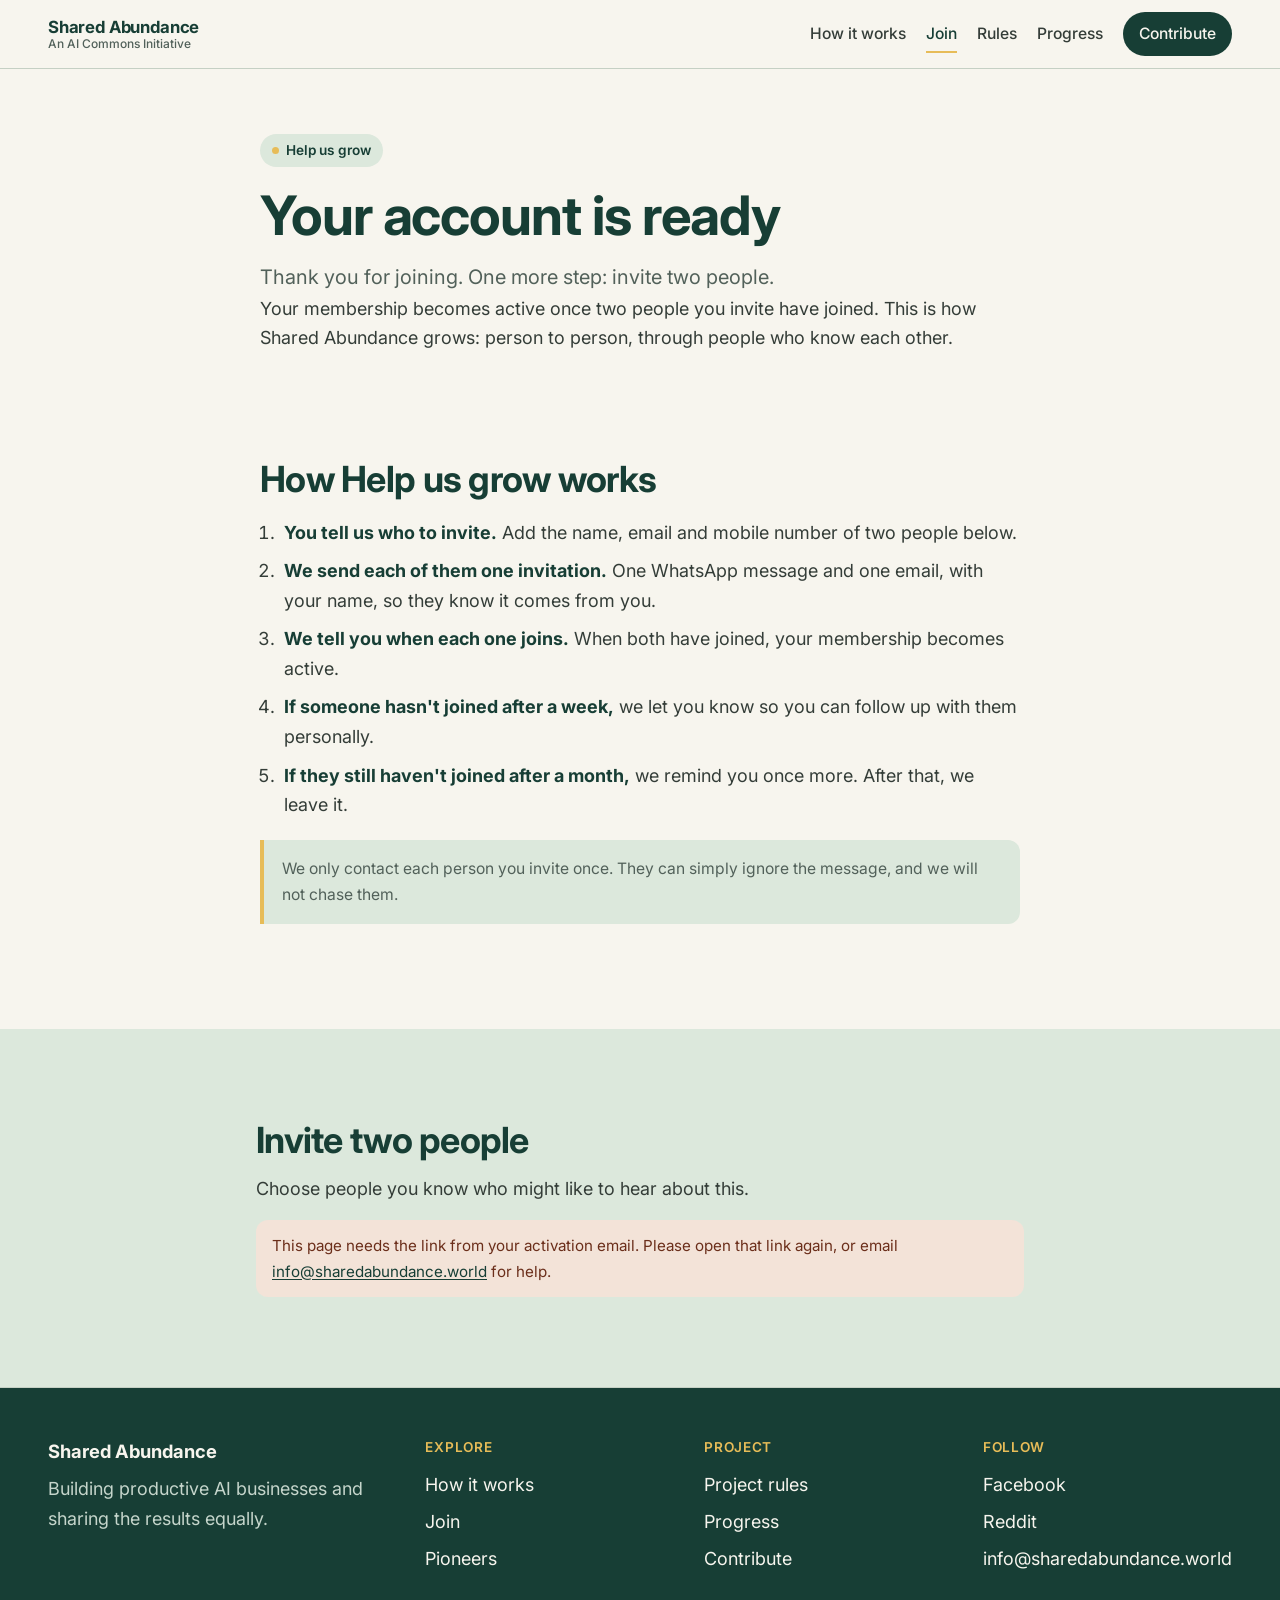
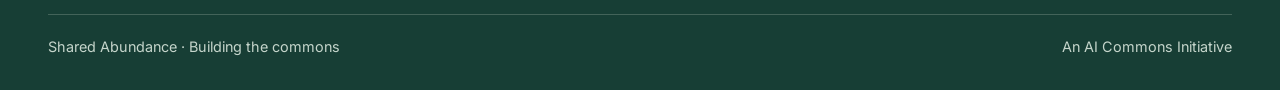
<file: join/invite/index.html>
<!DOCTYPE html>
<html lang="en">
<head>
  <meta charset="utf-8">
  <meta name="viewport" content="width=device-width, initial-scale=1">
  <meta name="theme-color" content="#173E35">
  <title>Help us grow · Shared Abundance</title>
  <meta name="description" content="Invite two people to activate your Shared Abundance membership.">
  <link rel="canonical" href="https://sharedabundance.world/join/invite/">
  <meta property="og:title" content="Help us grow · Shared Abundance">
  <meta property="og:description" content="Invite two people to activate your Shared Abundance membership.">
  <meta property="og:type" content="website">
  <meta property="og:url" content="https://sharedabundance.world/join/invite/">
  <meta name="robots" content="noindex">
  <meta name="referrer" content="no-referrer">
    <link rel="icon" href="/assets/favicon.svg" type="image/svg+xml">
  <link rel="icon" href="/assets/favicon.png" type="image/png" sizes="any">
  <link rel="apple-touch-icon" href="/assets/favicon.png">
  <link rel="stylesheet" href="/css/styles.css">
</head>
<body>
  <a class="skip-link" href="#main">Skip to content</a>
  <header class="site-header">
    <div class="container header-inner">
      <a class="brand" href="/">
        <span class="brand-name">Shared Abundance</span>
        <span class="brand-desc">An AI Commons Initiative</span>
      </a>
      <button class="nav-toggle" type="button" aria-expanded="false" aria-controls="site-nav">Menu</button>
      <nav id="site-nav" class="site-nav" aria-label="Primary">
        <a href="/how-it-works/">How it works</a>
        <a href="/join/" aria-current="page">Join</a>
        <a href="/rules/">Rules</a>
        <a href="/progress/">Progress</a>
        <a href="/contribute/" class="nav-cta">Contribute</a>
      </nav>
    </div>
  </header>
  <main id="main">
    <section class="page-hero">
      <div class="container reading">
        <span class="badge">Help us grow</span>
        <h1 style="margin-top:1rem" id="invite-title">Your account is ready</h1>
        <p class="lead">Thank you for joining. One more step: invite two people.</p>
        <p>Your membership becomes active once two people you invite have joined. This is how Shared Abundance grows: person to person, through people who know each other.</p>
      </div>
    </section>

    <section class="section" aria-labelledby="how-invite-heading">
      <div class="container reading">
        <h2 id="how-invite-heading">How Help us grow works</h2>
        <ol class="prose-list">
          <li><strong>You tell us who to invite.</strong> Add the name, email and mobile number of two people below.</li>
          <li><strong>We send each of them one invitation.</strong> One WhatsApp message and one email, with your name, so they know it comes from you.</li>
          <li><strong>We tell you when each one joins.</strong> When both have joined, your membership becomes active.</li>
          <li><strong>If someone hasn't joined after a week,</strong> we let you know so you can follow up with them personally.</li>
          <li><strong>If they still haven't joined after a month,</strong> we remind you once more. After that, we leave it.</li>
        </ol>
        <div class="note-box">We only contact each person you invite once. They can simply ignore the message, and we will not chase them.</div>
      </div>
    </section>

    <section class="section section-sage member-status" id="member-status" aria-labelledby="status-heading" hidden>
      <div class="container" style="max-width:48rem">
        <h2 id="status-heading">Your status</h2>
        <p id="status-summary"></p>
        <ul class="milestone-list" id="status-list"></ul>
        <div id="invite-link-box" hidden>
          <h3 style="margin-top:1.5rem">Your personal invite link</h3>
          <p>Share this link with people you know. When they join with it, it counts as your invite.</p>
          <div class="invite-link-row">
            <input type="text" id="invite-link" readonly aria-label="Your personal invite link">
            <button class="btn btn-secondary" type="button" id="invite-link-copy">Copy link</button>
          </div>
          <div class="form-status" id="invite-link-status" hidden></div>
        </div>
      </div>
    </section>

    <section class="section section-sage" id="referral-section" aria-labelledby="referral-form-heading">
      <div class="container" style="max-width:48rem">
        <h2 id="referral-form-heading">Invite two people</h2>
        <p>Choose people you know who might like to hear about this.</p>
        <div class="form-status is-error" id="token-missing" hidden>This page needs the link from your activation email. Please open that link again, or email <a href="mailto:info@sharedabundance.world">info@sharedabundance.world</a> for help.</div>
        <form class="form-panel" id="referral-form" novalidate>
          <input type="text" name="website" tabindex="-1" autocomplete="off" class="honey-field" aria-hidden="true">
          <div class="form-grid">
            <fieldset>
              <legend>Invite 1</legend>
              <label>Name
                <input name="r1_name" type="text" maxlength="120" required>
              </label>
              <label>Email
                <input name="r1_email" type="email" maxlength="200" required placeholder="name@example.com">
              </label>
              <label>Mobile number <span class="form-hint">(with country code)</span>
                <input name="r1_mobile" type="tel" maxlength="30" required placeholder="+27 82 123 4567">
              </label>
            </fieldset>
            <fieldset>
              <legend>Invite 2</legend>
              <label>Name
                <input name="r2_name" type="text" maxlength="120" required>
              </label>
              <label>Email
                <input name="r2_email" type="email" maxlength="200" required placeholder="name@example.com">
              </label>
              <label>Mobile number <span class="form-hint">(with country code)</span>
                <input name="r2_mobile" type="tel" maxlength="30" required placeholder="+27 82 123 4567">
              </label>
            </fieldset>
            <fieldset>
              <legend>Tell us a bit more <span class="form-hint">(optional)</span></legend>
              <label>How did you hear about us? <span class="form-hint">(optional)</span>
                <select name="heard">
                  <option value="">Choose one</option>
                  <option value="friend">A friend</option>
                  <option value="facebook">Facebook</option>
                  <option value="reddit">Reddit</option>
                  <option value="search">Search</option>
                  <option value="other">Other</option>
                </select>
              </label>
              <label>What could you help with? <span class="form-hint">(optional)</span>
                <textarea name="help" maxlength="2000" placeholder="Skills, ideas, time or anything else you could offer."></textarea>
              </label>
            </fieldset>
            <label class="check-label">
              <input name="confirm" type="checkbox" required>
              <span>These people know me and I believe they'd be happy to hear about this.</span>
            </label>
            <div class="form-actions">
              <button class="btn btn-primary" type="submit">Send invitations</button>
            </div>
          </div>
          <div class="form-status" id="referral-status" hidden></div>
        </form>
      </div>
    </section>
  </main>
  <footer class="site-footer">
    <div class="container">
      <div class="footer-grid">
        <div>
          <div class="footer-brand">Shared Abundance</div>
          <p>Building productive AI businesses and sharing the results equally.</p>
        </div>
        <div>
          <div class="footer-heading">Explore</div>
          <ul class="footer-links">
            <li><a href="/how-it-works/">How it works</a></li>
            <li><a href="/join/">Join</a></li>
            <li><a href="/pioneers/">Pioneers</a></li>
          </ul>
        </div>
        <div>
          <div class="footer-heading">Project</div>
          <ul class="footer-links">
            <li><a href="/rules/">Project rules</a></li>
            <li><a href="/progress/">Progress</a></li>
            <li><a href="/contribute/">Contribute</a></li>
          </ul>
        </div>
        <div>
          <div class="footer-heading">Follow</div>
          <ul class="footer-links">
            <li><a href="https://www.facebook.com/profile.php?id=61594748557223" rel="noopener noreferrer" target="_blank">Facebook</a></li>
            <li><a href="https://www.reddit.com/user/SharedAbundance/" rel="noopener noreferrer" target="_blank">Reddit</a></li>
            <li><a href="mailto:info@sharedabundance.world">info@sharedabundance.world</a></li>
          </ul>
        </div>
      </div>
      <div class="footer-meta">
        <span>Shared Abundance · Building the commons</span>
        <span>An AI Commons Initiative</span>
      </div>
    </div>
  </footer>
  <script src="/js/site.js" defer></script>
</body>
</html>
</file>
<file: css/styles.css>
/* Shared Abundance · site styles */
@import url("https://fonts.googleapis.com/css2?family=Inter:wght@400;500;600;700&display=swap");

:root {
  --sa-ivory: #F7F5EE;
  --sa-forest: #173E35;
  --sa-sage: #DCE8DC;
  --sa-gold: #E7BC58;
  --sa-charcoal: #343D38;
  --sa-muted: #52615A;
  --sa-border: #C5D0C4;
  --sa-white: #FFFFFF;
  --sa-forest-deep: #0F2A24;
  --sa-font: Inter, ui-sans-serif, system-ui, -apple-system, BlinkMacSystemFont, "Segoe UI", sans-serif;
  --sa-max-width: 77.5rem;
  --sa-reading-width: 47.5rem;
  --sa-radius-small: 0.75rem;
  --sa-radius-large: 1.25rem;
  --sa-gutter: clamp(1.25rem, 4vw, 3rem);
  --sa-section-space: clamp(3rem, 7vw, 7rem);
  --sa-shadow: 0 1px 2px rgba(23, 62, 53, 0.04), 0 8px 24px rgba(23, 62, 53, 0.06);
  --sa-header-h: 4.25rem;
}

*, *::before, *::after { box-sizing: border-box; }

html {
  scroll-behavior: smooth;
  -webkit-text-size-adjust: 100%;
}

@media (prefers-reduced-motion: reduce) {
  html { scroll-behavior: auto; }
  *, *::before, *::after {
    animation-duration: 0.01ms !important;
    animation-iteration-count: 1 !important;
    transition-duration: 0.01ms !important;
  }
}

body {
  margin: 0;
  font-family: var(--sa-font);
  font-size: 1.125rem;
  line-height: 1.65;
  color: var(--sa-charcoal);
  background: var(--sa-ivory);
  -webkit-font-smoothing: antialiased;
}

img { max-width: 100%; height: auto; display: block; }
a { color: var(--sa-forest); text-underline-offset: 0.15em; }
a:hover { color: var(--sa-forest-deep); }
:focus-visible {
  outline: 3px solid var(--sa-gold);
  outline-offset: 3px;
}
.skip-link {
  position: absolute;
  left: -9999px;
  top: 0;
  background: var(--sa-forest);
  color: var(--sa-ivory);
  padding: 0.75rem 1rem;
  z-index: 1000;
}
.skip-link:focus { left: var(--sa-gutter); top: 0.5rem; }

.container {
  width: min(100% - 2 * var(--sa-gutter), var(--sa-max-width));
  margin-inline: auto;
}
.reading { max-width: var(--sa-reading-width); }

/* Header */
.site-header {
  position: sticky;
  top: 0;
  z-index: 100;
  background: rgba(247, 245, 238, 0.92);
  backdrop-filter: blur(10px);
  border-bottom: 1px solid var(--sa-border);
}
.header-inner {
  display: flex;
  align-items: center;
  justify-content: space-between;
  gap: 1rem;
  min-height: var(--sa-header-h);
}
.brand {
  display: flex;
  flex-direction: column;
  text-decoration: none;
  color: var(--sa-forest);
  line-height: 1.2;
}
.brand-name {
  font-weight: 700;
  font-size: 1.05rem;
  letter-spacing: -0.01em;
}
.brand-desc {
  font-size: 0.75rem;
  color: var(--sa-muted);
  font-weight: 500;
}
.nav-toggle {
  display: none;
  border: 1px solid var(--sa-border);
  background: var(--sa-white);
  color: var(--sa-forest);
  border-radius: var(--sa-radius-small);
  padding: 0.55rem 0.85rem;
  font: inherit;
  font-size: 0.95rem;
  font-weight: 600;
  cursor: pointer;
}
.site-nav {
  display: flex;
  align-items: center;
  gap: 0.25rem 1.25rem;
}
.site-nav a {
  text-decoration: none;
  color: var(--sa-charcoal);
  font-size: 0.98rem;
  font-weight: 500;
  padding: 0.35rem 0;
}
.site-nav a:hover,
.site-nav a[aria-current="page"] {
  color: var(--sa-forest);
}
.site-nav a[aria-current="page"] {
  box-shadow: inset 0 -2px 0 var(--sa-gold);
}
.nav-cta {
  display: inline-flex !important;
  align-items: center;
  background: var(--sa-forest) !important;
  color: var(--sa-ivory) !important;
  padding: 0.55rem 1rem !important;
  border-radius: 999px;
  box-shadow: none !important;
}
.nav-cta:hover {
  background: var(--sa-forest-deep) !important;
  color: var(--sa-ivory) !important;
}

@media (max-width: 860px) {
  .nav-toggle { display: inline-flex; align-items: center; gap: 0.4rem; }
  .site-nav {
    display: none;
    position: absolute;
    left: 0;
    right: 0;
    top: 100%;
    flex-direction: column;
    align-items: stretch;
    gap: 0;
    background: var(--sa-ivory);
    border-bottom: 1px solid var(--sa-border);
    padding: 0.75rem var(--sa-gutter) 1.25rem;
    box-shadow: var(--sa-shadow);
  }
  .site-nav.is-open { display: flex; }
  .site-nav a {
    padding: 0.85rem 0.25rem;
    border-bottom: 1px solid var(--sa-border);
  }
  .site-nav .nav-cta {
    margin-top: 0.75rem;
    justify-content: center;
    border-bottom: 0 !important;
  }
}

/* Buttons & badges */
.btn {
  display: inline-flex;
  align-items: center;
  justify-content: center;
  gap: 0.4rem;
  padding: 0.8rem 1.35rem;
  border-radius: 999px;
  font: inherit;
  font-size: 1rem;
  font-weight: 600;
  text-decoration: none;
  border: 1px solid transparent;
  cursor: pointer;
  transition: background 0.15s ease, color 0.15s ease, border-color 0.15s ease;
}
.btn-primary {
  background: var(--sa-forest);
  color: var(--sa-ivory);
}
.btn-primary:hover {
  background: var(--sa-forest-deep);
  color: var(--sa-ivory);
}
.btn-secondary {
  background: transparent;
  color: var(--sa-forest);
  border-color: var(--sa-border);
}
.btn-secondary:hover {
  background: var(--sa-sage);
  color: var(--sa-forest);
}
.btn-ghost {
  background: var(--sa-sage);
  color: var(--sa-forest);
}
.btn-ghost:hover { background: #cfe0cf; color: var(--sa-forest); }
.btn-row {
  display: flex;
  flex-wrap: wrap;
  gap: 0.75rem 1rem;
  margin-top: 1.5rem;
}
.badge {
  display: inline-flex;
  align-items: center;
  gap: 0.4rem;
  padding: 0.35rem 0.75rem;
  border-radius: 999px;
  background: var(--sa-sage);
  color: var(--sa-forest);
  font-size: 0.85rem;
  font-weight: 600;
  letter-spacing: 0.01em;
}
.badge::before {
  content: "";
  width: 0.45rem;
  height: 0.45rem;
  border-radius: 50%;
  background: var(--sa-gold);
}

/* Typography */
h1, h2, h3, h4 {
  color: var(--sa-forest);
  line-height: 1.2;
  letter-spacing: -0.02em;
  font-weight: 700;
  margin: 0 0 0.75rem;
}
h1 { font-size: clamp(2.1rem, 4.5vw, 3.4rem); }
h2 { font-size: clamp(1.65rem, 3vw, 2.25rem); }
h3 { font-size: clamp(1.2rem, 2vw, 1.4rem); }
p { margin: 0 0 1rem; }
.lead {
  font-size: clamp(1.1rem, 2vw, 1.25rem);
  color: var(--sa-muted);
  max-width: 40rem;
}
.eyebrow {
  font-size: 0.85rem;
  font-weight: 600;
  letter-spacing: 0.06em;
  text-transform: uppercase;
  color: var(--sa-muted);
  margin-bottom: 0.75rem;
}
.caption {
  font-size: 0.9rem;
  color: var(--sa-muted);
  margin-top: 0.75rem;
}
.section {
  padding: var(--sa-section-space) 0;
}
.section-sage { background: var(--sa-sage); }
.section-forest {
  background: var(--sa-forest);
  color: var(--sa-ivory);
}
.section-forest h2,
.section-forest h3,
.section-forest a { color: var(--sa-ivory); }
.section-forest .lead,
.section-forest .caption { color: #c5d5cb; }
.section-header {
  max-width: 40rem;
  margin-bottom: 2.5rem;
}

/* Hero */
.hero {
  padding: clamp(2.5rem, 6vw, 4.5rem) 0 0;
}

.hero-copy { max-width: 42rem; margin-bottom: 2rem; }
.hero-title {
  margin-bottom: 1rem;
}
.hero-title span { display: block; }

.hero-intro {
  max-width: 42rem;
  margin: 0 0 1.75rem;
  font-size: clamp(1.05rem, 2vw, 1.2rem);
  color: var(--sa-muted);
  line-height: 1.65;
}
.hero-intro p { margin: 0 0 1rem; }
.hero-intro p:last-child { margin-bottom: 0; }
.hero-question {
  color: var(--sa-charcoal);
  font-weight: 600;
  font-size: 1.05em;
}
.hero-figure {
  margin: 0;
  background: var(--sa-sage);
  border: 1px solid var(--sa-border);
  border-radius: var(--sa-radius-large);
  overflow: hidden;
  padding: 0.5rem;
}
.hero-figure img {
  width: 100%;
  height: auto;
  border-radius: calc(var(--sa-radius-large) - 0.25rem);
  object-fit: contain;
  background: var(--sa-ivory);
}
.hero-above {
  width: 100%;
  max-width: none;
  margin: 0 0 1.25rem;
  font-size: clamp(0.82rem, 1.15vw, 0.9rem);
  color: var(--sa-muted);
  line-height: 1.55;
}
.hero-above p { margin: 0 0 0.75rem; }
.hero-above p:last-child { margin-bottom: 0; }
.hero-figure figcaption.hero-below {
  text-align: left;
  max-width: none;
  margin: 0;
  padding: 1rem 0.85rem 1.15rem;
  font-size: clamp(0.95rem, 1.5vw, 1.08rem);
  color: var(--sa-muted);
  line-height: 1.6;
}
.hero-figure figcaption.hero-below p { margin: 0; }
.hero-figure figcaption.hero-below .hero-question {
  color: var(--sa-charcoal);
  font-weight: 600;
  font-size: 1.05em;
}
.hero-figure figcaption {
  padding: 0.85rem 1rem 0.5rem;
  font-size: 0.9rem;
  color: var(--sa-muted);
}

/* Cards & grids */
.grid-3 {
  display: grid;
  grid-template-columns: repeat(3, 1fr);
  gap: 1.25rem;
}
.grid-2 {
  display: grid;
  grid-template-columns: repeat(2, 1fr);
  gap: 1.5rem;
}
.grid-industries {
  display: grid;
  grid-template-columns: repeat(3, 1fr);
  gap: 1.25rem;
}
@media (max-width: 960px) {
  .grid-3, .grid-industries { grid-template-columns: repeat(2, 1fr); }
}
@media (max-width: 640px) {
  .grid-3, .grid-2, .grid-industries { grid-template-columns: 1fr; }
}

.card {
  background: var(--sa-white);
  border: 1px solid var(--sa-border);
  border-radius: var(--sa-radius-large);
  overflow: hidden;
  height: 100%;
  display: flex;
  flex-direction: column;
}
.card-body { padding: 1.25rem 1.35rem 1.5rem; flex: 1; }
.card-media {
  background: var(--sa-ivory);
  border-bottom: 1px solid var(--sa-border);
  aspect-ratio: 4 / 3;
  display: flex;
  align-items: center;
  justify-content: center;
  padding: 0.75rem;
}
.card-media img {
  width: 100%;
  height: 100%;
  object-fit: contain;
}
.card-media.wide { aspect-ratio: 16 / 9; }
.step-num {
  display: inline-flex;
  align-items: center;
  justify-content: center;
  width: 2rem;
  height: 2rem;
  border-radius: 50%;
  background: var(--sa-forest);
  color: var(--sa-ivory);
  font-size: 0.9rem;
  font-weight: 700;
  margin-bottom: 0.75rem;
}
.link-card {
  display: block;
  text-decoration: none;
  color: inherit;
  background: var(--sa-white);
  border: 1px solid var(--sa-border);
  border-radius: var(--sa-radius-large);
  padding: 1.5rem;
  transition: border-color 0.15s ease, box-shadow 0.15s ease;
}
.link-card:hover {
  border-color: var(--sa-forest);
  box-shadow: var(--sa-shadow);
  color: inherit;
}
.link-card h3 { margin-bottom: 0.5rem; }
.link-card p { margin: 0; color: var(--sa-muted); font-size: 1rem; }
.link-card .arrow {
  display: inline-block;
  margin-top: 1rem;
  color: var(--sa-forest);
  font-weight: 600;
}

.feature-row {
  display: grid;
  grid-template-columns: 1.05fr 1fr;
  gap: clamp(1.5rem, 4vw, 3rem);
  align-items: center;
}
.feature-row.reverse { grid-template-columns: 1fr 1.05fr; }
.feature-row.reverse .feature-media { order: -1; }
@media (max-width: 860px) {
  .feature-row,
  .feature-row.reverse { grid-template-columns: 1fr; }
  .feature-row.reverse .feature-media { order: 0; }
}
.feature-media {
  background: var(--sa-white);
  border: 1px solid var(--sa-border);
  border-radius: var(--sa-radius-large);
  padding: 0.75rem;
}
.feature-media img {
  width: 100%;
  object-fit: contain;
  border-radius: var(--sa-radius-small);
  background: var(--sa-ivory);
}
.section-sage .feature-media,
.section-sage .card { background: var(--sa-white); }

/* Diagrams */
.diagram {
  background: var(--sa-white);
  border: 1px solid var(--sa-border);
  border-radius: var(--sa-radius-large);
  padding: 1.25rem 1.35rem;
  margin: 1.5rem 0;
}
.diagram-title {
  font-size: 0.9rem;
  font-weight: 600;
  color: var(--sa-muted);
  text-transform: uppercase;
  letter-spacing: 0.05em;
  margin-bottom: 1rem;
}
.flow {
  display: flex;
  flex-wrap: wrap;
  align-items: center;
  gap: 0.5rem 0.35rem;
  list-style: none;
  margin: 0;
  padding: 0;
}
.flow li {
  display: inline-flex;
  align-items: center;
  gap: 0.35rem;
}
.flow-node {
  background: var(--sa-sage);
  color: var(--sa-forest);
  border: 1px solid var(--sa-border);
  border-radius: 999px;
  padding: 0.45rem 0.9rem;
  font-size: 0.95rem;
  font-weight: 600;
}
.flow-node.accent {
  background: var(--sa-forest);
  color: var(--sa-ivory);
  border-color: var(--sa-forest);
}
.flow-node.gold {
  background: var(--sa-gold);
  color: var(--sa-forest-deep);
  border-color: #d4a944;
}
.flow-arrow {
  color: var(--sa-muted);
  font-weight: 700;
  padding: 0 0.15rem;
}
.formula {
  font-family: ui-monospace, SFMono-Regular, Menlo, Consolas, monospace;
  font-size: 1.05rem;
  background: var(--sa-sage);
  border-radius: var(--sa-radius-small);
  padding: 1rem 1.15rem;
  color: var(--sa-forest);
  font-weight: 600;
  margin: 1rem 0;
  overflow-x: auto;
}
.stack-list {
  list-style: none;
  margin: 0;
  padding: 0;
  display: grid;
  gap: 0.65rem;
}
.stack-list li {
  display: grid;
  grid-template-columns: auto 1fr auto;
  gap: 0.75rem;
  align-items: baseline;
  padding: 0.75rem 1rem;
  background: var(--sa-ivory);
  border: 1px solid var(--sa-border);
  border-radius: var(--sa-radius-small);
}
.stack-list .label { font-weight: 600; color: var(--sa-forest); }
.stack-list .note { color: var(--sa-muted); font-size: 0.95rem; }
.stack-list .value {
  font-variant-numeric: tabular-nums;
  font-weight: 700;
  color: var(--sa-charcoal);
}
.stack-list .total {
  background: var(--sa-forest);
  color: var(--sa-ivory);
  border-color: var(--sa-forest);
}
.stack-list .total .label,
.stack-list .total .value,
.stack-list .total .note { color: var(--sa-ivory); }

.finance-table {
  width: 100%;
  border-collapse: collapse;
  font-variant-numeric: tabular-nums;
  margin: 1rem 0;
  background: var(--sa-white);
  border: 1px solid var(--sa-border);
  border-radius: var(--sa-radius-large);
  overflow: hidden;
}
.finance-table th,
.finance-table td {
  text-align: left;
  padding: 0.85rem 1.1rem;
  border-bottom: 1px solid var(--sa-border);
}
.finance-table th {
  background: var(--sa-sage);
  color: var(--sa-forest);
  font-weight: 600;
}
.finance-table tr:last-child td { border-bottom: 0; }
.finance-table .result td {
  background: var(--sa-forest);
  color: var(--sa-ivory);
  font-weight: 700;
}
.finance-table td:last-child,
.finance-table th:last-child { text-align: right; }
.note-box {
  background: var(--sa-sage);
  border-left: 4px solid var(--sa-gold);
  border-radius: 0 var(--sa-radius-small) var(--sa-radius-small) 0;
  padding: 1rem 1.15rem;
  color: var(--sa-muted);
  font-size: 0.98rem;
  margin: 1rem 0;
}

/* Safeguards / milestones / rules */
.safeguard-grid {
  display: grid;
  grid-template-columns: repeat(2, 1fr);
  gap: 1rem;
}
@media (max-width: 700px) {
  .safeguard-grid { grid-template-columns: 1fr; }
}
.safeguard {
  background: var(--sa-white);
  border: 1px solid var(--sa-border);
  border-radius: var(--sa-radius-large);
  padding: 1.25rem 1.35rem;
}
.safeguard h3 { font-size: 1.1rem; margin-bottom: 0.4rem; }
.safeguard p { margin: 0; color: var(--sa-muted); font-size: 1rem; }

.milestone-list {
  list-style: none;
  margin: 0;
  padding: 0;
  display: grid;
  gap: 0.75rem;
}
.milestone {
  display: grid;
  grid-template-columns: 1fr auto;
  gap: 1rem;
  align-items: center;
  background: var(--sa-white);
  border: 1px solid var(--sa-border);
  border-radius: var(--sa-radius-large);
  padding: 1.1rem 1.25rem;
}
.milestone h3 { margin: 0; font-size: 1.05rem; }
.status-pill {
  display: inline-flex;
  align-items: center;
  padding: 0.35rem 0.7rem;
  border-radius: 999px;
  font-size: 0.82rem;
  font-weight: 600;
  white-space: nowrap;
  background: var(--sa-sage);
  color: var(--sa-forest);
}
.status-pill[data-status="draft_available"] { background: #d9edd4; }
.status-pill[data-status="proposed"] { background: #e8e4c9; color: #4a4630; }
.status-pill[data-status="to_develop"],
.status-pill[data-status="planned"],
.status-pill[data-status="not_demonstrated"],
.status-pill[data-status="future"] {
  background: #eceae3;
  color: var(--sa-muted);
}

.rule-list {
  list-style: none;
  margin: 0;
  padding: 0;
  counter-reset: rule;
  display: grid;
  gap: 0.75rem;
}
.rule-list > li {
  counter-increment: rule;
  background: var(--sa-white);
  border: 1px solid var(--sa-border);
  border-radius: var(--sa-radius-large);
  padding: 1.15rem 1.25rem 1.15rem 4.25rem;
  position: relative;
  scroll-margin-top: calc(var(--sa-header-h) + 1rem);
}
.rule-list > li::before {
  content: counter(rule);
  position: absolute;
  left: 1.15rem;
  top: 1.15rem;
  width: 2.1rem;
  height: 2.1rem;
  border-radius: 50%;
  background: var(--sa-sage);
  color: var(--sa-forest);
  display: flex;
  align-items: center;
  justify-content: center;
  font-weight: 700;
  font-size: 0.9rem;
}
.rule-list h3 { font-size: 1.05rem; margin-bottom: 0.35rem; }
.rule-list p { margin: 0; color: var(--sa-muted); font-size: 1rem; }

/* FAQ */
.faq {
  display: grid;
  gap: 0.65rem;
}
.faq details {
  background: var(--sa-white);
  border: 1px solid var(--sa-border);
  border-radius: var(--sa-radius-large);
  padding: 0.25rem 1.15rem;
}
.faq summary {
  cursor: pointer;
  font-weight: 600;
  color: var(--sa-forest);
  padding: 1rem 0;
  list-style: none;
}
.faq summary::-webkit-details-marker { display: none; }
.faq summary::after {
  content: "+";
  float: right;
  color: var(--sa-muted);
  font-weight: 700;
}
.faq details[open] summary::after { content: "-"; }
.faq details p {
  margin: 0 0 1rem;
  color: var(--sa-muted);
}

/* Forms */
.form-panel {
  background: var(--sa-white);
  border: 1px solid var(--sa-border);
  border-radius: var(--sa-radius-large);
  padding: clamp(1.25rem, 3vw, 2rem);
}
.form-grid {
  display: grid;
  gap: 1rem;
}
.form-grid label {
  display: grid;
  gap: 0.4rem;
  font-weight: 600;
  color: var(--sa-forest);
  font-size: 0.95rem;
}
.form-grid input,
.form-grid select,
.form-grid textarea {
  font: inherit;
  padding: 0.75rem 0.9rem;
  border: 1px solid var(--sa-border);
  border-radius: var(--sa-radius-small);
  background: var(--sa-ivory);
  color: var(--sa-charcoal);
  width: 100%;
}
.form-grid textarea { min-height: 7rem; resize: vertical; }
.form-grid input:focus,
.form-grid select:focus,
.form-grid textarea:focus {
  outline: 3px solid var(--sa-gold);
  outline-offset: 1px;
  border-color: var(--sa-forest);
}
.form-actions {
  display: flex;
  flex-wrap: wrap;
  gap: 0.75rem;
  margin-top: 0.5rem;
}
.form-hint {
  font-size: 0.92rem;
  color: var(--sa-muted);
  font-weight: 400;
}
.form-status {
  margin-top: 1rem;
  padding: 0.85rem 1rem;
  border-radius: var(--sa-radius-small);
  background: var(--sa-sage);
  color: var(--sa-forest);
  font-size: 0.95rem;
}
.form-status[hidden] { display: none; }
.form-status.is-error {
  background: #f3e3d8;
  color: #6b2e1a;
}
.field-error {
  color: #8a341c;
  font-size: 0.88rem;
  font-weight: 500;
}
.preview-box {
  margin-top: 1rem;
  padding: 1rem 1.15rem;
  background: var(--sa-ivory);
  border: 1px dashed var(--sa-border);
  border-radius: var(--sa-radius-small);
  white-space: pre-wrap;
  font-family: ui-monospace, SFMono-Regular, Menlo, Consolas, monospace;
  font-size: 0.9rem;
  color: var(--sa-charcoal);
}
.checklist {
  list-style: none;
  margin: 0;
  padding: 0;
  display: grid;
  gap: 0.65rem;
}
.checklist li {
  padding-left: 1.75rem;
  position: relative;
}
.checklist li::before {
  content: "";
  position: absolute;
  left: 0;
  top: 0.45rem;
  width: 0.7rem;
  height: 0.7rem;
  border-radius: 50%;
  background: var(--sa-gold);
}

.page-hero {
  padding: clamp(2.5rem, 5vw, 4rem) 0 0;
}
.page-hero .lead { margin-bottom: 0; }
.split-intro {
  display: grid;
  grid-template-columns: 1.2fr 1fr;
  gap: 2rem;
  align-items: start;
}
@media (max-width: 860px) {
  .split-intro { grid-template-columns: 1fr; }
}

/* Footer */
.site-footer {
  border-top: 1px solid var(--sa-border);
  background: var(--sa-forest);
  color: #c5d5cb;
  padding: 3rem 0 2rem;
  margin-top: 0;
}
.footer-grid {
  display: grid;
  grid-template-columns: 1.4fr 1fr 1fr 1fr;
  gap: 2rem;
}
@media (max-width: 800px) {
  .footer-grid { grid-template-columns: 1fr; gap: 1.5rem; }
}
.site-footer a {
  color: var(--sa-ivory);
  text-decoration: none;
}
.site-footer a:hover { text-decoration: underline; }
.footer-brand {
  font-weight: 700;
  font-size: 1.15rem;
  color: var(--sa-ivory);
  margin-bottom: 0.5rem;
}
.footer-links {
  list-style: none;
  margin: 0;
  padding: 0;
  display: grid;
  gap: 0.45rem;
}
.footer-heading {
  color: var(--sa-gold);
  font-size: 0.85rem;
  font-weight: 600;
  letter-spacing: 0.05em;
  text-transform: uppercase;
  margin-bottom: 0.75rem;
}
.footer-meta {
  margin-top: 2.5rem;
  padding-top: 1.25rem;
  border-top: 1px solid rgba(197, 208, 196, 0.25);
  display: flex;
  flex-wrap: wrap;
  gap: 0.75rem 1.5rem;
  justify-content: space-between;
  font-size: 0.9rem;
}

.visually-hidden {
  position: absolute !important;
  width: 1px; height: 1px;
  padding: 0; margin: -1px;
  overflow: hidden; clip: rect(0,0,0,0);
  white-space: nowrap; border: 0;
}

.cta-band {
  display: flex;
  flex-wrap: wrap;
  align-items: center;
  justify-content: space-between;
  gap: 1.25rem;
}
.cta-band .lead { margin: 0; max-width: 32rem; }

.questions-list {
  list-style: none;
  margin: 0;
  padding: 0;
  display: grid;
  gap: 0.75rem;
}
.questions-list li {
  background: var(--sa-white);
  border: 1px solid var(--sa-border);
  border-radius: var(--sa-radius-large);
  padding: 1.1rem 1.25rem;
  color: var(--sa-forest);
  font-weight: 600;
}

@media (max-width: 640px) {
  body { font-size: 1.05rem; }
  .milestone {
    grid-template-columns: 1fr;
    align-items: start;
  }
}

/* How-it-works long-form helpers */
.prose-list {
  margin: 1rem 0 1.25rem;
  padding-left: 1.25rem;
  display: grid;
  gap: 0.55rem;
  color: var(--sa-charcoal);
}
.prose-list li {
  padding-left: 0.25rem;
}
.prose-list strong { color: var(--sa-forest); }
.hiw-block {
  margin: 1.25rem 0;
}
.reading .prose-list { max-width: 100%; }

.honey-field {
  position: absolute;
  left: -10000px;
  top: auto;
  width: 1px;
  height: 1px;
  overflow: hidden;
}

/* Join flow */
.form-grid label.check-label {
  display: flex;
  align-items: flex-start;
  gap: 0.6rem;
  font-weight: 500;
  color: var(--sa-charcoal);
}
.form-grid label.check-label input {
  width: auto;
  margin-top: 0.3rem;
  flex: none;
}
.form-grid fieldset {
  border: 1px solid var(--sa-border);
  border-radius: var(--sa-radius-small);
  padding: 1rem 1.1rem 1.15rem;
  margin: 0;
  display: grid;
  gap: 1rem;
}
.form-grid legend {
  font-weight: 700;
  color: var(--sa-forest);
  padding: 0 0.35rem;
}
.invite-link-row {
  display: flex;
  flex-wrap: wrap;
  gap: 0.6rem;
  align-items: center;
}
.invite-link-row input {
  font: inherit;
  flex: 1 1 18rem;
  padding: 0.7rem 0.9rem;
  border: 1px solid var(--sa-border);
  border-radius: var(--sa-radius-small);
  background: var(--sa-ivory);
  color: var(--sa-charcoal);
}
.member-status[hidden],
.join-success[hidden] { display: none; }
.status-pill[data-status="joined"] { background: #d9edd4; }
.status-pill[data-status="waiting"] { background: #ece9df; color: var(--sa-muted); }
.form-grid[hidden],
.form-grid label[hidden],
.note-box[hidden],
.form-panel[hidden],
.section[hidden] { display: none; }
</file>
